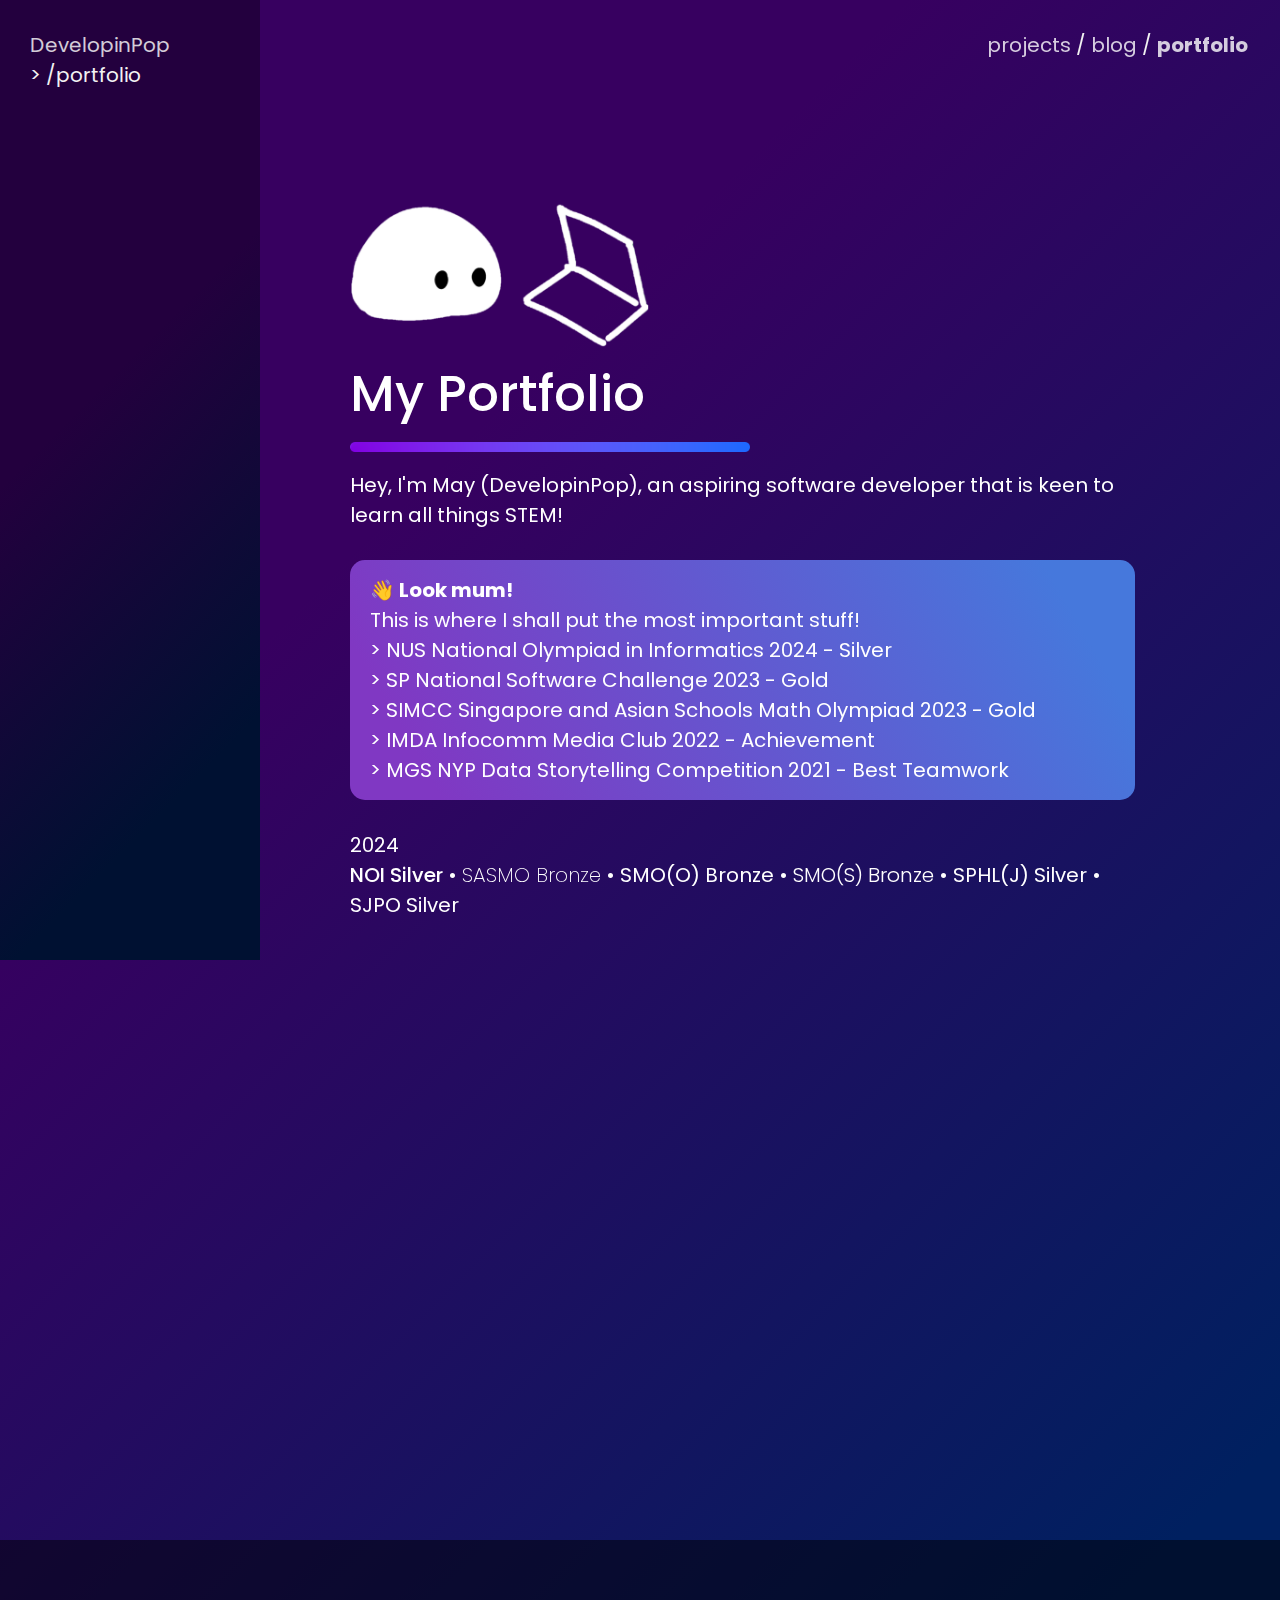
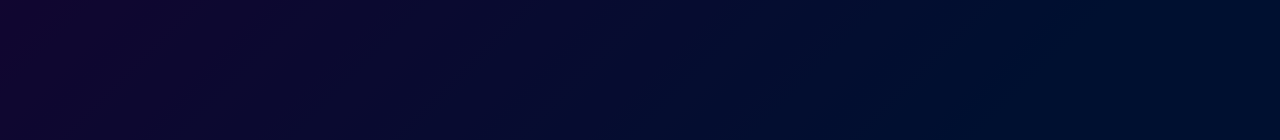
<file: portfolio/index.html>
<!DOCTYPE html>
<html lang="en">
<head>
    <meta charset="UTF-8">
    <meta name="viewport" content="width=device-width, initial-scale=1.0">
    <title>Portfolio</title>
    <style>
        * {
            text-align: left;
        }
    </style>
    <link rel="stylesheet" href="../style.css">
    <script defer src="../app.js"></script>
</head>
<body style="
    background: linear-gradient(315deg, #002060 10%, #370060 70%);
    color: white;
    margin:0;
">
    <div id="navbar" class="navbar" style="position: fixed;
    top: 0;
    width: 100%; 
    text-align: right;">
    <div style="text-align: right; padding-right: 62px;" class="navlinks">
        <a href="/projects" class="navlinks">projects</a> / 
        <a href="/blog" class="navlinks">blog</a> / 
        <a href="/portfolio" class="navlinks" style="font-weight: bold;">portfolio</a>
    </div>
    </div>

    <div class="leftsidebar sticky navbar" id="leftsidebar" style="width: 200px; height:100vh; display: block; top: 0; text-align: left; padding: 30px; text-overflow: ellipsis; white-space: nowrap;">
        <div class="leftsidebarheader">
            <div>
                <div><a href="/" class="navlinks">DevelopinPop</a></div>
                <div>> /portfolio</div>
            </div>
        </div>
    </div>
    <div class="content">
        <div class="fancytransition">
            <img src="../attatchments/blobcompute.png" style="width:300px; height:auto" class="fancytransition">
            <h1 class="fancytransition">My Portfolio</h1>
            <img src="../attatchments/sectionbreaker.png" style="width:400px; height:auto; padding-bottom: 10px; padding-top: 10px;" class="fancytransition">
            <div class="fancytransition" style="padding-bottom:30px"> Hey, I'm May (DevelopinPop), an aspiring software developer that is keen to learn all things STEM!</div>
            <div class="highlight fancytransition">
                <div style="font-weight:bold;" class="fancytransition">👋 Look mum!</div>
                <div class="fancytransition">This is where I shall put the most important stuff!</div>
                <div class="fancytransition">> NUS National Olympiad in Informatics 2024 - Silver</div>
                <div class="fancytransition">> SP National Software Challenge 2023 - Gold</div>
                <div class="fancytransition">> SIMCC Singapore and Asian Schools Math Olympiad 2023 - Gold</div>
                <div class="fancytransition">> IMDA Infocomm Media Club 2022 - Achievement</div>
                <div class="fancytransition">> MGS NYP Data Storytelling Competition 2021 - Best Teamwork</div>
            </div>
            <div style="padding-top: 30px;" class="fancytransition">2024</div>
            <div class="fancytransition">
                <span style="font-weight: 500;" class="fancytransition">NOI Silver</span> • 
                <span style="font-weight: 200;" class="fancytransition">SASMO Bronze</span> • 
                <span style="font-weight: 400;" class="fancytransition">SMO(O) Bronze</span> • 
                <span style="font-weight: 300;" class="fancytransition">SMO(S) Bronze</span> • 
                <span style="font-weight: 400;" class="fancytransition">SPHL(J) Silver</span> • 
                <span style="font-weight: 400;" class="fancytransition">SJPO Silver</span>
            </div>
            <div style="padding-top: 30px;" class="fancytransition">2023</div>
            <div class="fancytransition">
                <span style="font-weight: 400;">SASMO Gold</span> • 
                <span style="font-weight: 300;">SPHL Honourable Mention</span> • 
                <span style="font-weight: 300;">SJPO Bronze</span> • 
                <span style="font-weight: 200;">DRCT Silver</span> • 
                <span style="font-weight: 400;">NSC Gold</span> • 
                <span style="font-weight: 300;">SJPO Bronze</span>
            </div>
            <div style="padding-top: 30px;" class="fancytransition">2022</div>
            <div class="fancytransition">
                <span style="font-weight: 300;">SASMO Silver</span> • 
                <span style="font-weight: 400;">SMO(J) Bronze</span> • 
                <span style="font-weight: 200;">BEBRAS Examplary</span> • 
                <span style="font-weight: 200;">JA Young Technopreneur Competition</span> • 
                <span style="font-weight: 400;">MGS NYP Microbit Coding Competition Most Creative Presentation</span> • 
                <span style="font-weight: 300;">IMDA Infocommm Media Youth Awards Accomplishment</span>
            </div>
            <div style="padding-top: 30px;" class="fancytransition">2021</div>
            <div class="fancytransition">
                <span style="font-weight: 200;">SASMO Bronze</span> • 
                <span style="font-weight: 200;">DRCT Silver</span> • 
                <span style="font-weight: 200;">BEBRAS Outstanding</span> • 
                <span style="font-weight: 200;">AMO Silver</span> • 
                <span style="font-weight: 200;">DRCT FINALS Bronze</span> • 
                <span style="font-weight: 300;">MGS NYP Data Storytelling Competition Best Teamwork</span> • 
                <span style="font-weight: 300;">AWS Deepracer League Finallist</span>
            </div>
            <div style="padding-top:50px"></div>
            <p class="fancytransition">Oh and also this entire website is done from scratch by yours truly :3</p>
        </div>
    </div>
    <div style="padding-top: 80px;">
        <div class="footer">
            <div style="margin-left:350px; padding-top: 80px;" class="fancytransition">
                <div>© DevelopinPop 2025</div>
                <div>All rights reserved.</div>
            </div>
        </div>
    </div>
    
</body>
</html>
</file>
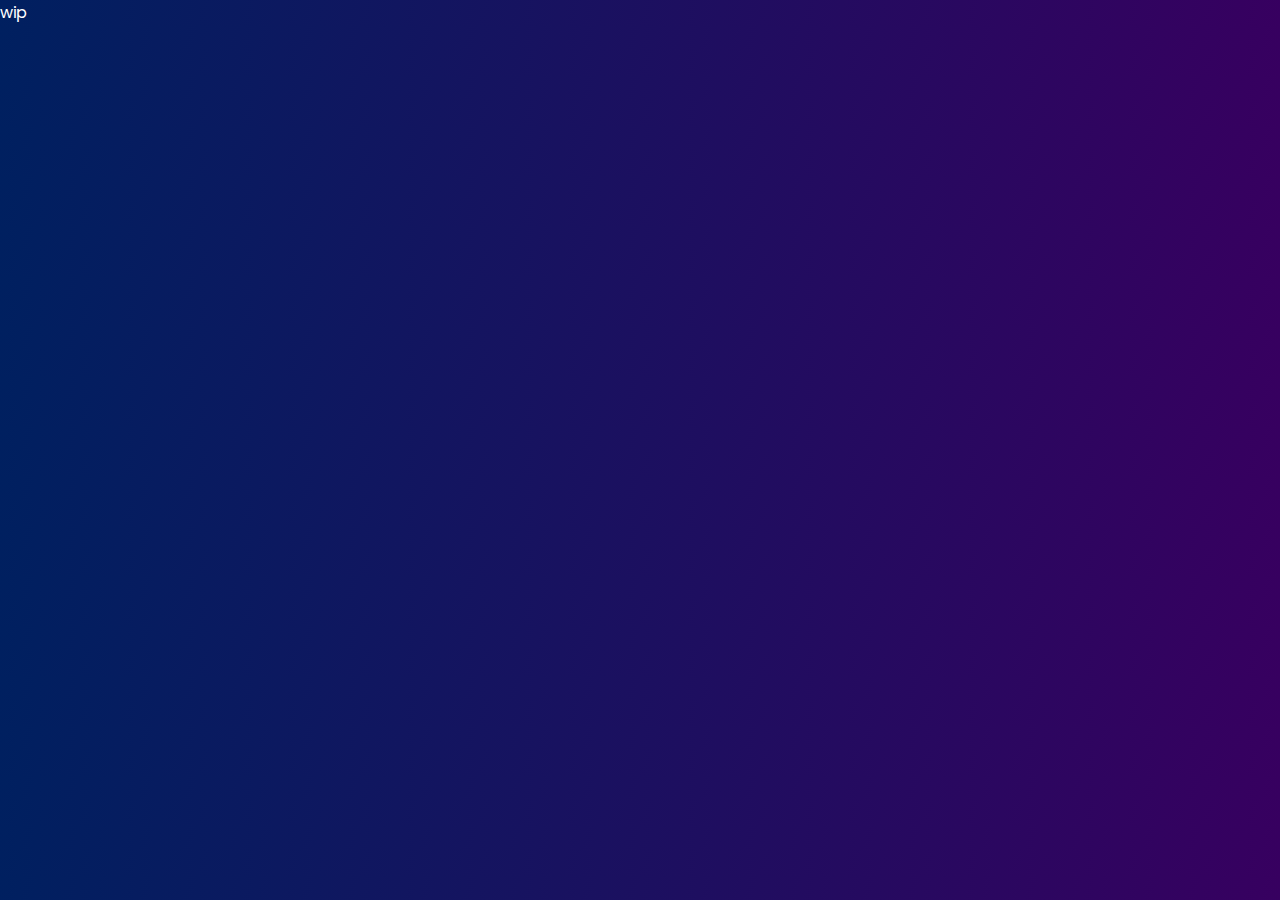
<file: projects/index.html>
<!DOCTYPE html>
<html lang="en">
<head>
    <meta charset="UTF-8">
    <meta name="viewport" content="width=device-width, initial-scale=1.0">
    <title>DevelopinPop</title>
    
    <link rel="stylesheet" href="../style.css">
    <script defer src="../app.js"></script>
</head>
<body>
    wip
</body>
</html>
</file>
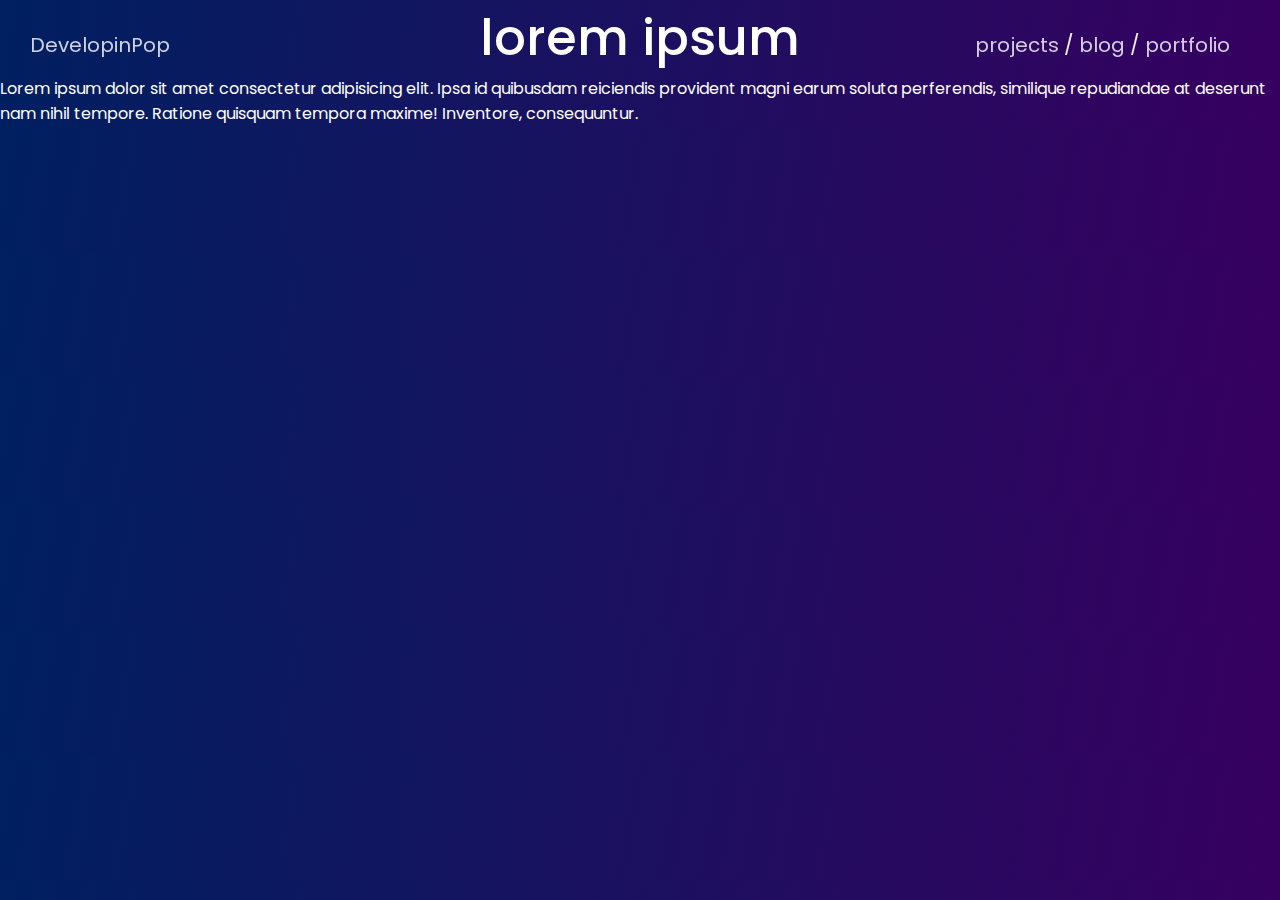
<file: template.html>
<!DOCTYPE html>
<html lang="en">
<head>
    <meta charset="UTF-8">
    <meta name="viewport" content="width=device-width, initial-scale=1.0">
    <title>DevelopinPop</title>
    <link rel="stylesheet" href="style.css">
    <script defer src="app.js"></script>
</head>
<body>
    <div id="navbar" class="navbar" style="position: fixed;
    top: 0;
    width: 100%;
    display: flex; justify-content: space-between;">
        <a href="/" style="text-align: left;" class="navlinks">DevelopinPop</a>
        <div style="text-align: right; padding-right: 80px;" class="navlinks">
            <a href="/projects" class="navlinks">projects</a> / 
            <a href="/blog" class="navlinks">blog</a> / 
            <a href="/portfolio" class="navlinks">portfolio</a>
        </div>
    </div>
    <section>
        <h1>lorem ipsum</h1>
        Lorem ipsum dolor sit amet consectetur adipisicing elit. Ipsa id quibusdam reiciendis provident magni earum soluta perferendis, similique repudiandae at deserunt nam nihil tempore. Ratione quisquam tempora maxime! Inventore, consequuntur.
    </section>
</body>
</html>
</file>
<file: style.css>
@import url('https://fonts.googleapis.com/css2?family=Poppins:ital,wght@0,100;0,200;0,300;0,400;0,500;0,600;0,700;0,800;0,900;1,100;1,200;1,300;1,400;1,500;1,600;1,700;1,800;1,900&display=swap');

body {
    /*background: radial-gradient(circle, rgb(112, 74, 30) 0%, rgb(99, 65, 10) 100%);*/
    margin:0;
    background: rgb(59,0,125);
    background: linear-gradient(100deg, #002060 0%, #370060 100%);
    font-family: "Poppins", sans-serif;
    color: white;
    overflow-x:hidden;
    overflow-y: scroll;
    margin-right: 0px;
}
.beginning {
    transition-duration: 500ms;
}
.beginning:hover {
    transform: translateY(-15%);
}

::-webkit-scrollbar {
    width: 5px;
    border-radius: 50%;
  }
  
  /* Track */
  ::-webkit-scrollbar-track {
    background: black; 
    opacity: 0;
  }
   
  /* Handle */
  ::-webkit-scrollbar-thumb {
    background: #1e1e1e; 
  }
::-webkit-scrollbar-thumb:hover {
    background: #1e1e1e; 
}


a:link {
    color: rgb(190, 226, 255);
    transition-duration: 100ms;
    opacity: .8;
    text-decoration: none;
    transform: translateY(0%);
    display: inline-block;
    
}
a:hover {
    opacity: 1;
    transform: translateY(-4px);
}
a:visited {
    color: rgb(184, 189, 226);
    opacity: .8;
    opacity: 0.7;
}
a:active {
    opacity: .5;
    transform: translateY(-2px);
}

.sidebarlink {
    display: block;
    text-overflow: ellipsis;
    overflow: hidden;
    white-space: nowrap;
    width: 100%;
    color:white;
    text-decoration: none;
    padding-top:0px;
    padding-bottom:0px;
}

.navlinks:link, .navlinks:active, .navlinks:visited {
    font-weight: 20px;
    color:white;
    text-decoration: none;
}

.footer {
    background: black;
    z-index: 99999999999999999999999999999999999999999999999999999;
    height:200px;
    opacity:.5;
    filter:drop-shadow(0, 0, 50px, black);
}

.leftsidebar {
    background:linear-gradient(315deg, #001132 20%, #23003E 60%);
    float:left;
    width: 200px;
    position: -webkit-sticky; /* For Safari */
    position: sticky;
    height: 100vh;
    padding-right: 100px;
    overflow: hidden;
}

.navbar {
    float: left;
    display: block;
    color: #f2f2f2;
    padding: 30px;
    font-size: 20px;
    overflow-y: scroll;
    text-overflow: ellipsis;
    text-decoration: none;
    z-index: 9;
}
.leftsidebarheader {
    z-index:100000000000000000000000000000;
}
h1 {
    font-weight: 500;
    font-size: 50px;
    margin-block: 0px;
}
h2 {
    font-weight: 400;
    font-size: 40px;
    padding: 0px;
}
.aaaaaa:hover{
    display: grid;
    transition-duration: 500ms;
}
.hidden {
    opacity: 0;
    filter:blur(5px);
    transform: translateX(600px);
}
.show {
    transition: all .5s;
    opacity: 1;
    filter:blur(0px);
    transform: translateX(0%);
}
p {
    font-size: 20px;
    padding: 0px;
}
.content {
    margin-top: 200px;
    font-size: 20px;
    display:inline-block;
    margin-left: 350px;
    text-align: left;
    margin-right: 400px;
    align-content: flex-start;
    justify-content: flex-start;
    align-items: flex-start;
}
.scroll {
    transition-duration: 1000ms;
}
.stretch:hover {
    transition-duration: 500ms;
    transform: translateY(-20px);
}
.stretch {
    transition-duration: 500ms;
    transform-origin: center;
    transform: translateY(0px);
}
section {
    border-radius: 100px;
    display: grid;
    place-items: center;
    align-content: center;
    min-height: 100px
}
.highlight{
    border-radius: 15px;
    background: linear-gradient(240deg,#4678dc 10%, #8038c3 90%);
    padding: 15px;
    padding-left:20px;
    width: 750px;
    height: auto;
}
.arrowup {
    transform: translateY(0px);
    transition-duration: 200ms;
}

.arrowup:hover {
    transform: translateY(-10px);
    transition-duration: 200ms;
}
.sticky {
    position: fixed;
    top: 0;
    width: 100%;
}


.gradient-overlay {
    text-align: center;
    position: fixed;

}
</file>
